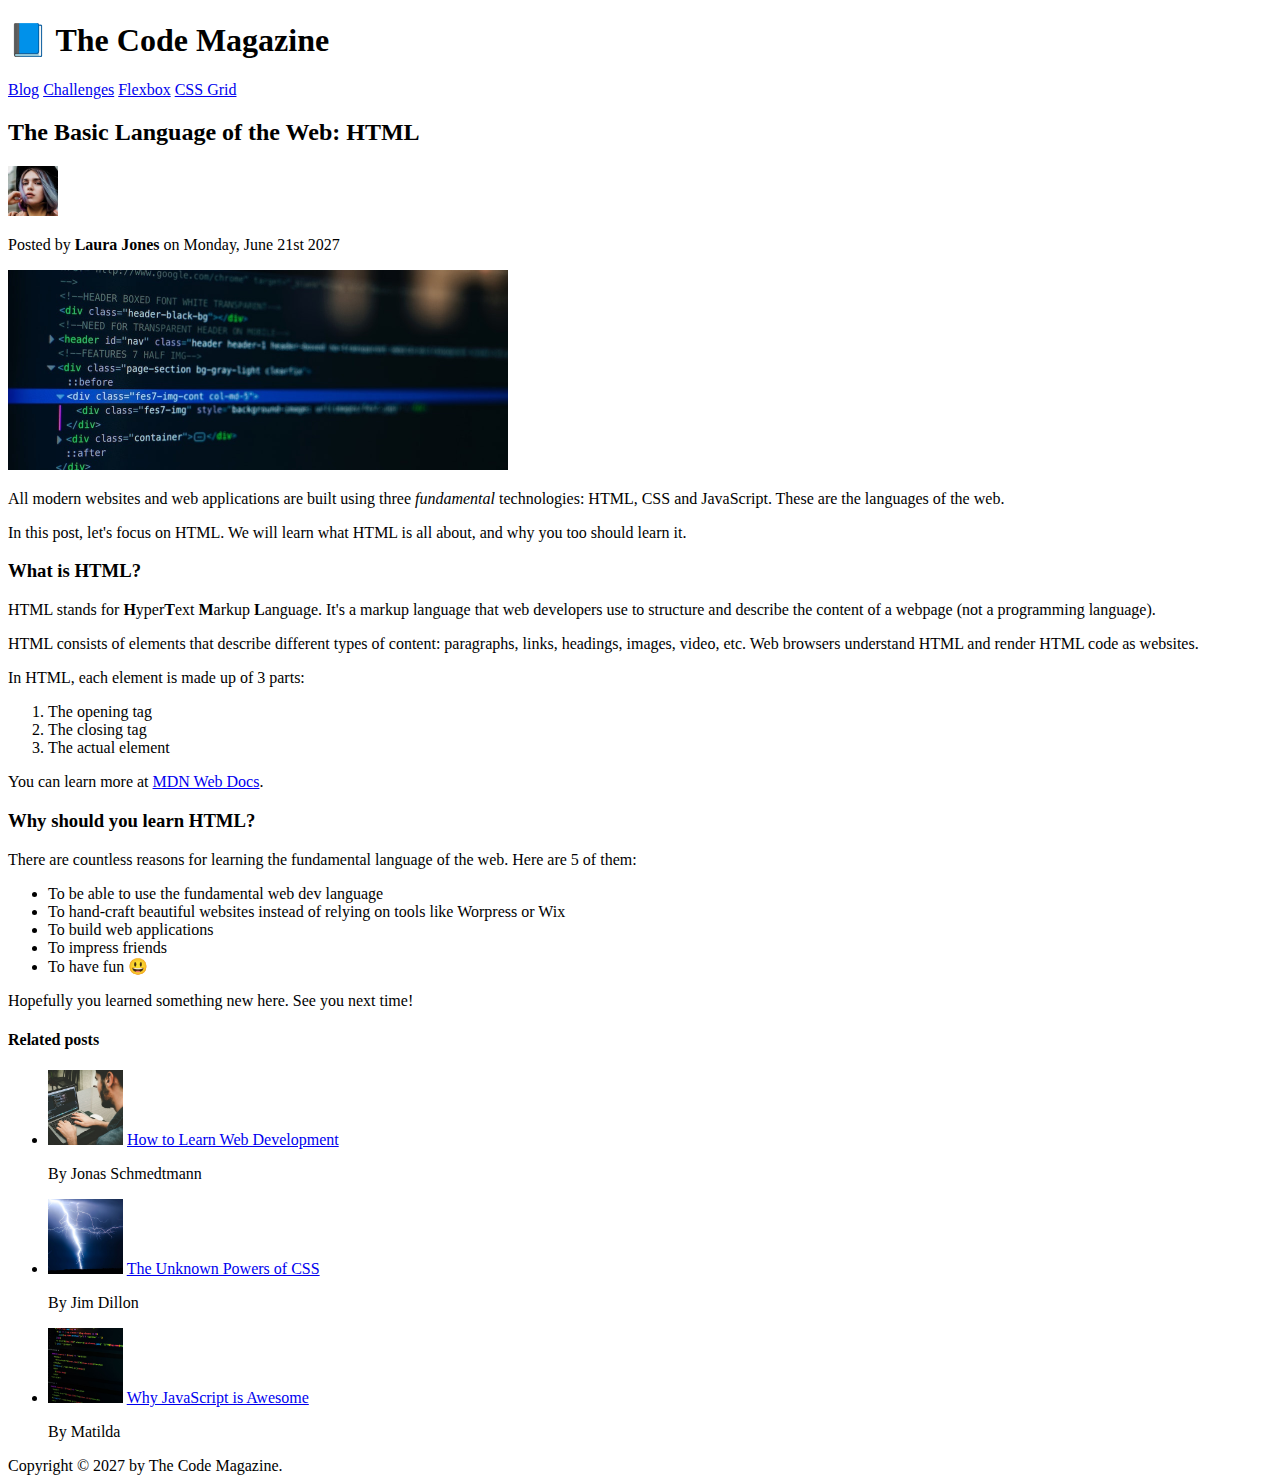
<file: 02-HTML-Fundamentals/index.html>
<!DOCTYPE html>
<html lang="en">
  <head>
    <meta charset="UTF-8" />
    <title>The Basic Language of the Web: HTML</title>
  </head>

  <body>
    <header>
      <h1>📘 The Code Magazine</h1>

      <nav>
        <a href="blog.html">Blog</a>
        <a href="#">Challenges</a>
        <a href="#">Flexbox</a>
        <a href="#">CSS Grid</a>
      </nav>
    </header>

    <article>
      <header>
        <h2>The Basic Language of the Web: HTML</h2>

        <img
          src="img/laura-jones.jpg"
          alt="Headshot of Laura Jones"
          height="50"
          width="50"
        />

        <p>Posted by <strong>Laura Jones</strong> on Monday, June 21st 2027</p>

        <img
          src="img/post-img.jpg"
          alt="HTML code on a screen"
          width="500"
          height="200"
        />
      </header>

      <p>
        All modern websites and web applications are built using three
        <em>fundamental</em>
        technologies: HTML, CSS and JavaScript. These are the languages of the
        web.
      </p>

      <p>
        In this post, let's focus on HTML. We will learn what HTML is all about,
        and why you too should learn it.
      </p>

      <h3>What is HTML?</h3>
      <p>
        HTML stands for <strong>H</strong>yper<strong>T</strong>ext
        <strong>M</strong>arkup <strong>L</strong>anguage. It's a markup
        language that web developers use to structure and describe the content
        of a webpage (not a programming language).
      </p>
      <p>
        HTML consists of elements that describe different types of content:
        paragraphs, links, headings, images, video, etc. Web browsers understand
        HTML and render HTML code as websites.
      </p>
      <p>In HTML, each element is made up of 3 parts:</p>

      <ol>
        <li>The opening tag</li>
        <li>The closing tag</li>
        <li>The actual element</li>
      </ol>

      <p>
        You can learn more at
        <a
          href="https://developer.mozilla.org/en-US/docs/Web/HTML"
          target="_blank"
          >MDN Web Docs</a
        >.
      </p>

      <h3>Why should you learn HTML?</h3>

      <p>
        There are countless reasons for learning the fundamental language of the
        web. Here are 5 of them:
      </p>

      <ul>
        <li>To be able to use the fundamental web dev language</li>
        <li>
          To hand-craft beautiful websites instead of relying on tools like
          Worpress or Wix
        </li>
        <li>To build web applications</li>
        <li>To impress friends</li>
        <li>To have fun 😃</li>
      </ul>

      <p>Hopefully you learned something new here. See you next time!</p>
    </article>

    <aside>
      <h4>Related posts</h4>

      <ul>
        <li>
          <img
            src="img/related-1.jpg"
            alt="Person programming"
            width="75"
            width="75"
          />
          <a href="#">How to Learn Web Development</a>
          <p>By Jonas Schmedtmann</p>
        </li>
        <li>
          <img src="img/related-2.jpg" alt="Lightning" width="75" heigth="75" />
          <a href="#">The Unknown Powers of CSS</a>
          <p>By Jim Dillon</p>
        </li>
        <li>
          <img
            src="img/related-3.jpg"
            alt="JavaScript code on a screen"
            width="75"
            height="75"
          />
          <a href="#">Why JavaScript is Awesome</a>
          <p>By Matilda</p>
        </li>
      </ul>
    </aside>

    <footer>Copyright &copy; 2027 by The Code Magazine.</footer>
  </body>
</html>
</file>
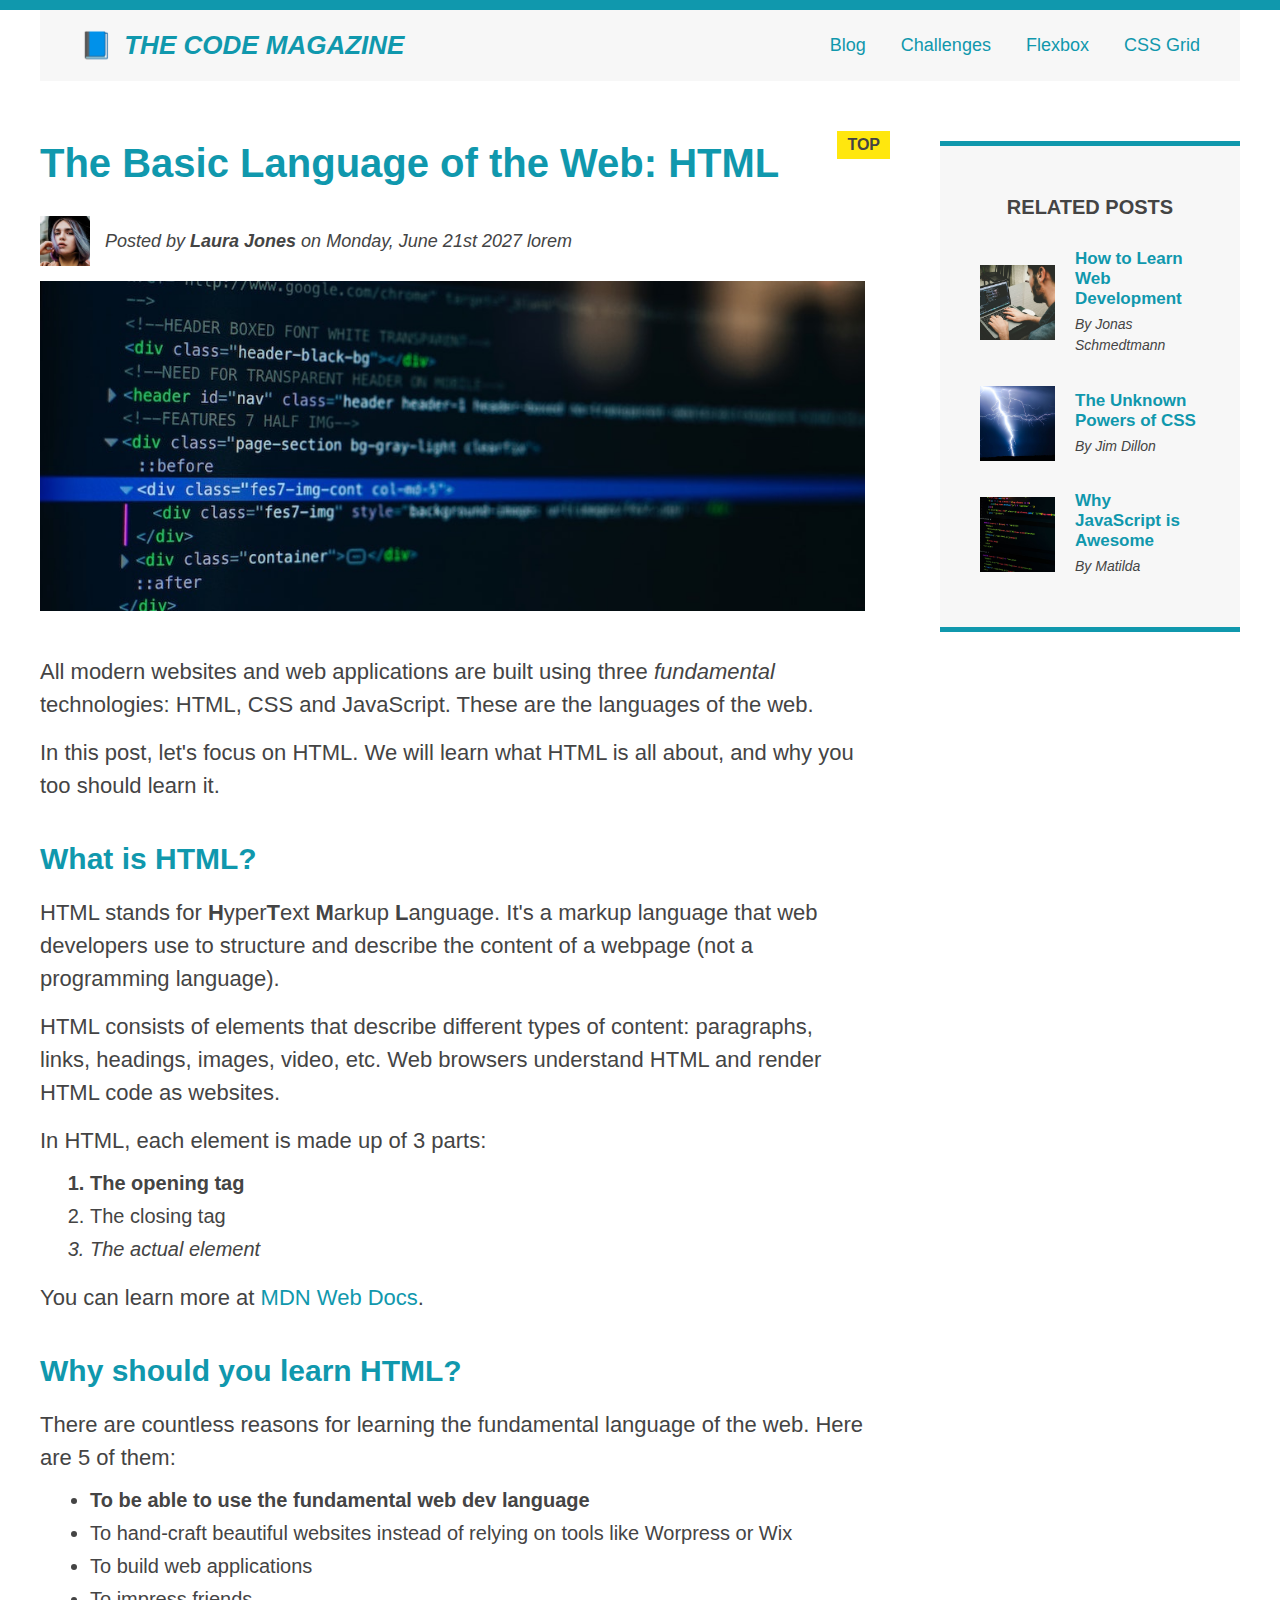
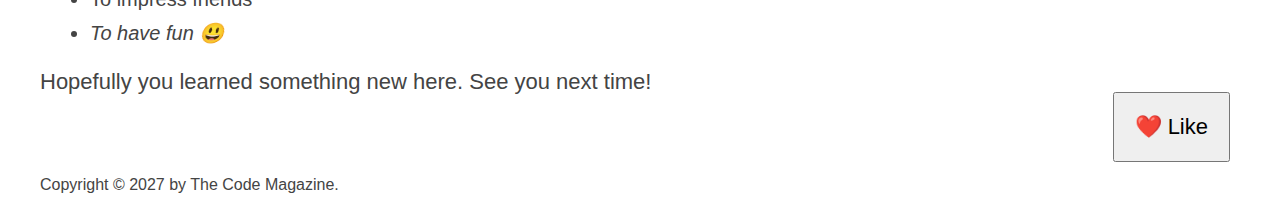
<file: 04-CSS-Layouts/index.html>
<!DOCTYPE html>
<html lang="en">
  <head>
    <meta charset="UTF-8" />
    <link href="style.css" rel="stylesheet" />

    <title>The Basic Language of the Web: HTML</title>
  </head>

  <body>
    <div class="container">
      <header class="main-header clearfix">
        <h1>📘 The Code Magazine</h1>

        <nav>
          <a href="blog.html">Blog</a>
          <a href="#">Challenges</a>
          <a href="flexbox.html">Flexbox</a>
          <a href="css-grid.html">CSS Grid</a>
        </nav>
      </header>

        <article>
          <header class="post-header">
            <h2>The Basic Language of the Web: HTML</h2>

            <div class="author-box">
              <img
                src="img/laura-jones.jpg"
                alt="Headshot of Laura Jones"
                height="50"
                width="50"
                class="author-image"
              />

              <p id="author" class="author">
                Posted by <strong>Laura Jones</strong> on Monday, June 21st 2027
                lorem
              </p>
            </div>

            <img
              src="img/post-img.jpg"
              alt="HTML code on a screen"
              width="500"
              height="200"
              class="post-img"
            />
            <button>❤️ Like</button>
          </header>

          <p>
            All modern websites and web applications are built using three
            <em>fundamental</em>
            technologies: HTML, CSS and JavaScript. These are the languages of
            the web.
          </p>

          <p>
            In this post, let's focus on HTML. We will learn what HTML is all
            about, and why you too should learn it.
          </p>

          <h3>What is HTML?</h3>
          <p>
            HTML stands for <strong>H</strong>yper<strong>T</strong>ext
            <strong>M</strong>arkup <strong>L</strong>anguage. It's a markup
            language that web developers use to structure and describe the
            content of a webpage (not a programming language).
          </p>
          <p>
            HTML consists of elements that describe different types of content:
            paragraphs, links, headings, images, video, etc. Web browsers
            understand HTML and render HTML code as websites.
          </p>
          <p>In HTML, each element is made up of 3 parts:</p>

          <ol>
            <li class="first-li">The opening tag</li>
            <li>The closing tag</li>
            <li>The actual element</li>
          </ol>

          <p>
            You can learn more at
            <a
              href="https://developer.mozilla.org/en-US/docs/Web/HTML"
              target="_blank"
              >MDN Web Docs</a
            >.
          </p>

          <h3>Why should you learn HTML?</h3>

          <p>
            There are countless reasons for learning the fundamental language of
            the web. Here are 5 of them:
          </p>

          <ul>
            <li class="first-li">
              To be able to use the fundamental web dev language
            </li>
            <li>
              To hand-craft beautiful websites instead of relying on tools like
              Worpress or Wix
            </li>
            <li>To build web applications</li>
            <li>To impress friends</li>
            <li>To have fun 😃</li>
          </ul>

          <p>Hopefully you learned something new here. See you next time!</p>
        </article>

        <aside>
          <h4>Related posts</h4>

          <ul class="related">
            <li class="related-post">
              <img
                src="img/related-1.jpg"
                alt="Person programming"
                width="75"
                height="75"
              />
              <div>
                <a href="#" class="related-link"
                  >How to Learn Web Development</a
                >
                <p class="related-author">By Jonas Schmedtmann</p>
              </div>
            </li>
            <li class="related-post">
              <img
                src="img/related-2.jpg"
                alt="Lightning"
                width="75"
                height="75"
              />
              <div>
                <a href="#" class="related-link">The Unknown Powers of CSS</a>
                <p class="related-author">By Jim Dillon</p>
              </div>
            </li>
            <li class="related-post">
              <img
                src="img/related-3.jpg"
                alt="JavaScript code on a screen"
                width="75"
                height="75"
              />
              <div>
                <a href="#" class="related-link">Why JavaScript is Awesome</a>
                <p class="related-author">By Matilda</p>
              </div>
            </li>
          </ul>
        </aside>
      <footer>
        <p id="copyright" class="copyright text">
          Copyright &copy; 2027 by The Code Magazine.
        </p>
      </footer>
    </div>
  </body>
</html>
</file>
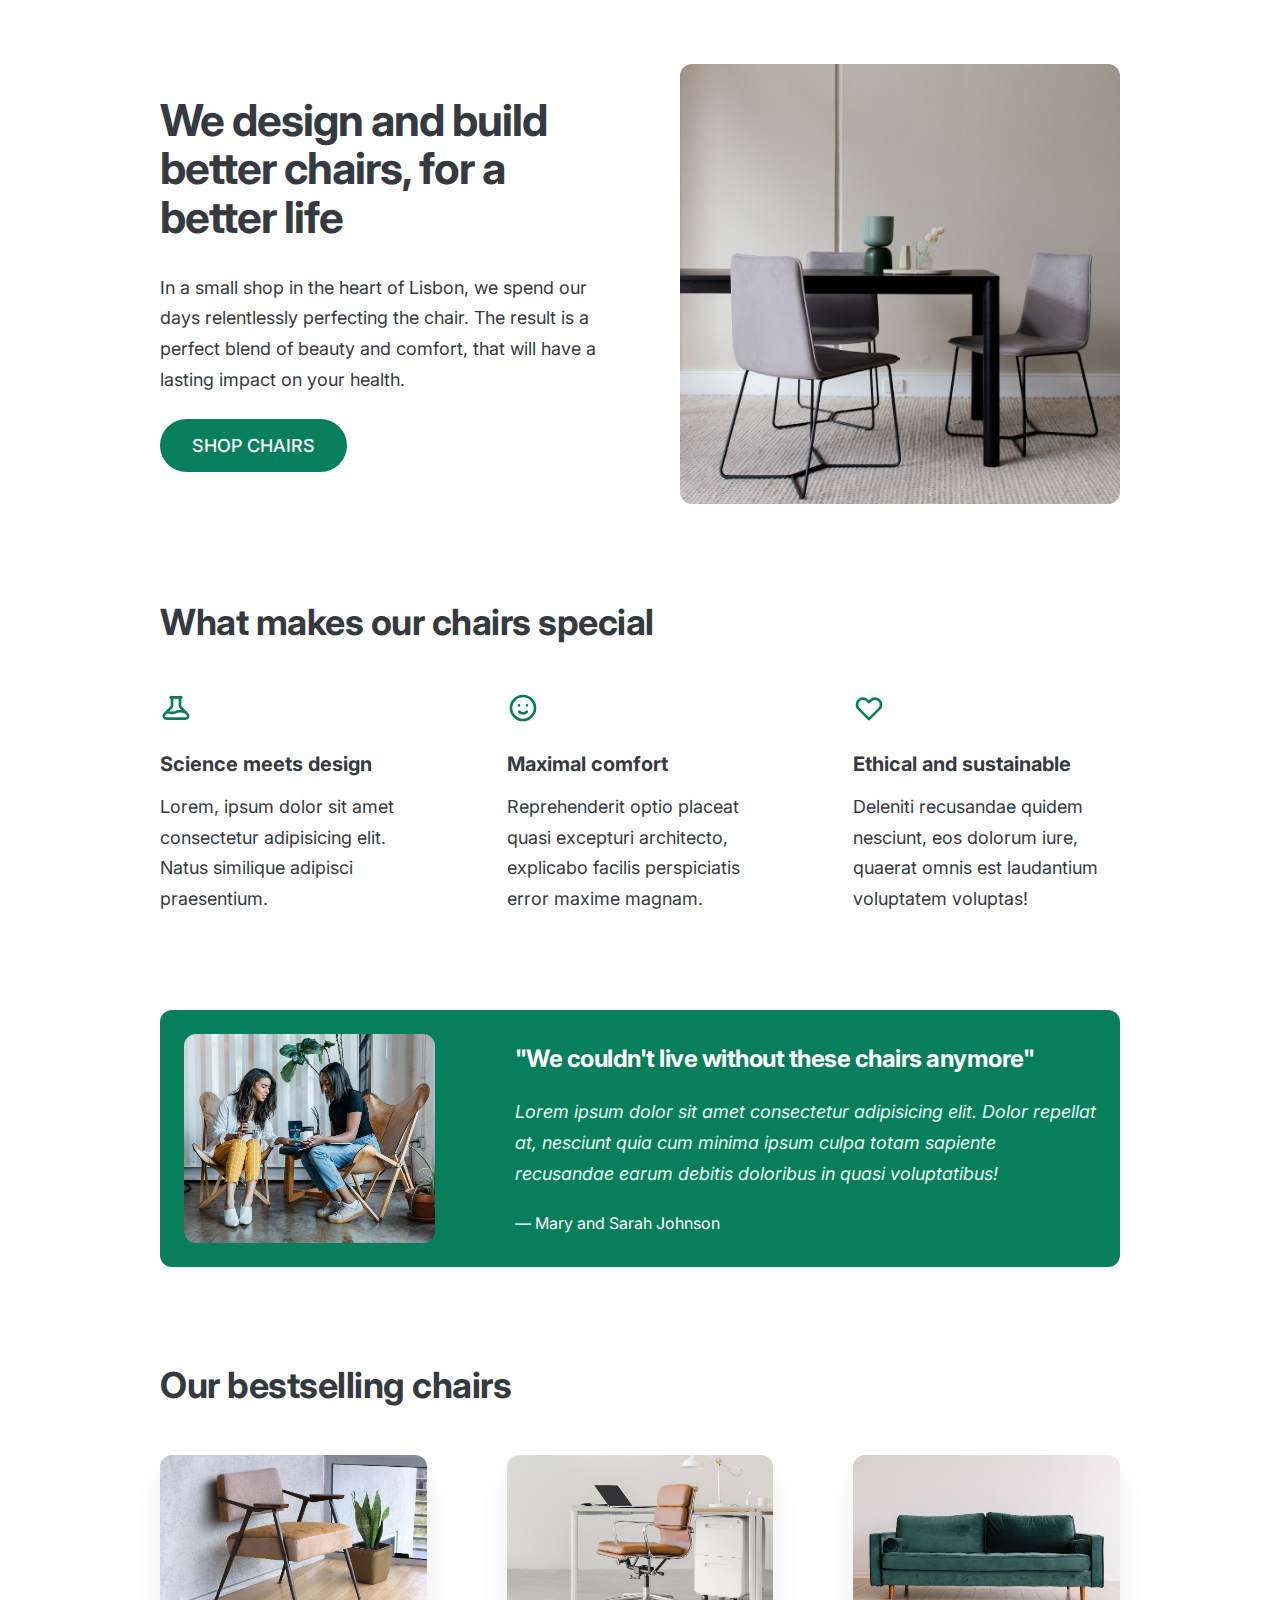
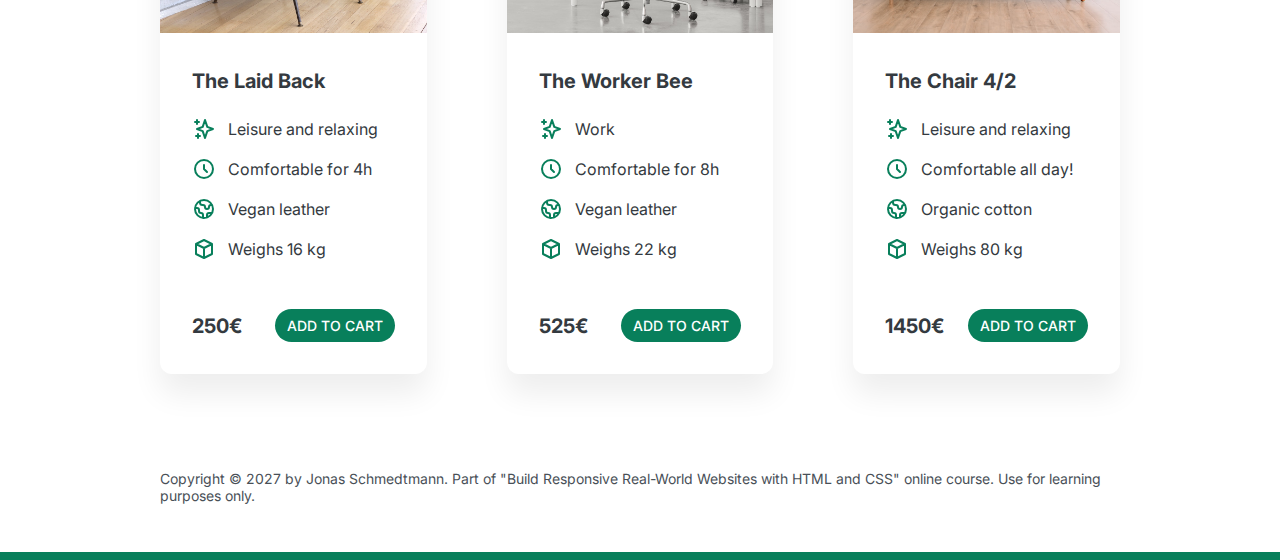
<file: 05-Design/index.html>
<!DOCTYPE html>
<html lang="en">
  <head>
    <meta charset="UTF-8" />
    <meta http-equiv="X-UA-Compatible" content="IE=edge" />
    <meta name="viewport" content="width=device-width, initial-scale=1.0" />
    <title>Lisbon Chair Shop</title>
    <link rel="preconnect" href="https://fonts.googleapis.com" />
    <link rel="preconnect" href="https://fonts.gstatic.com" crossorigin />
    <link
      href="https://fonts.googleapis.com/css2?family=Inter:wght@400;500;700&display=swap"
      rel="stylesheet"
    />
    <link rel="stylesheet" href="style.css" />
  </head>
  <body>
    <div class="container">
      <header>
        <div class="header-text-box">
          <h1>We design and build better chairs, for a better life</h1>
          <p class="header-text">
            In a small shop in the heart of Lisbon, we spend our days
            relentlessly perfecting the chair. The result is a perfect blend of
            beauty and comfort, that will have a lasting impact on your health.
          </p>
          <a class="btn btn--big" href="#">Shop chairs</a>
        </div>
        <img src="hero.jpg" alt="Photo" />
      </header>

      <section>
        <h2>What makes our chairs special</h2>
        <div class="grid-3-cols">
          <div>
            <svg
              xmlns="http://www.w3.org/2000/svg"
              class="features-icon"
              fill="none"
              viewBox="0 0 24 24"
              stroke="currentColor"
            >
              <path
                stroke-linecap="round"
                stroke-linejoin="round"
                stroke-width="2"
                d="M19.428 15.428a2 2 0 00-1.022-.547l-2.387-.477a6 6 0 00-3.86.517l-.318.158a6 6 0 01-3.86.517L6.05 15.21a2 2 0 00-1.806.547M8 4h8l-1 1v5.172a2 2 0 00.586 1.414l5 5c1.26 1.26.367 3.414-1.415 3.414H4.828c-1.782 0-2.674-2.154-1.414-3.414l5-5A2 2 0 009 10.172V5L8 4z"
              />
            </svg>
            <p class="features-title"><strong>Science meets design</strong></p>
            <p class="features-text">
              Lorem, ipsum dolor sit amet consectetur adipisicing elit. Natus
              similique adipisci praesentium.
            </p>
          </div>

          <div>
            <svg
              xmlns="http://www.w3.org/2000/svg"
              class="features-icon"
              fill="none"
              viewBox="0 0 24 24"
              stroke="currentColor"
            >
              <path
                stroke-linecap="round"
                stroke-linejoin="round"
                stroke-width="2"
                d="M14.828 14.828a4 4 0 01-5.656 0M9 10h.01M15 10h.01M21 12a9 9 0 11-18 0 9 9 0 0118 0z"
              />
            </svg>
            <p class="features-title">
              <strong>Maximal comfort</strong>
            </p>
            <p class="features-text">
              Reprehenderit optio placeat quasi excepturi architecto, explicabo
              facilis perspiciatis error maxime magnam.
            </p>
          </div>

          <div>
            <svg
              xmlns="http://www.w3.org/2000/svg"
              class="features-icon"
              fill="none"
              viewBox="0 0 24 24"
              stroke="currentColor"
            >
              <path
                stroke-linecap="round"
                stroke-linejoin="round"
                stroke-width="2"
                d="M4.318 6.318a4.5 4.5 0 000 6.364L12 20.364l7.682-7.682a4.5 4.5 0 00-6.364-6.364L12 7.636l-1.318-1.318a4.5 4.5 0 00-6.364 0z"
              />
            </svg>
            <p class="features-title">
              <strong>Ethical and sustainable</strong>
            </p>
            <p class="features-text">
              Deleniti recusandae quidem nesciunt, eos dolorum iure, quaerat
              omnis est laudantium voluptatem voluptas!
            </p>
          </div>
        </div>
      </section>

      <section class="testimonial-section">
        <div class="grid-3-cols">
          <img src="customers.jpg" alt="People sitting on chairs" />
          <div class="testimonial-box">
            <h2>"We couldn't live without these chairs anymore"</h2>
            <blockquote class="testimonial-text">
              Lorem ipsum dolor sit amet consectetur adipisicing elit. Dolor
              repellat at, nesciunt quia cum minima ipsum culpa totam sapiente
              recusandae earum debitis doloribus in quasi voluptatibus!
            </blockquote>
            <p class="testimonial-author">&mdash; Mary and Sarah Johnson</p>
          </div>
        </div>
      </section>

      <section>
        <h2>Our bestselling chairs</h2>
        <div class="grid-3-cols">
          <figure class="chair">
            <img src="chair-1.jpg" alt="Chair" />
            <div class="chair-box">
              <h3>The Laid Back</h3>
              <ul class="chair-details">
                <li>
                  <svg
                    xmlns="http://www.w3.org/2000/svg"
                    class="chair-icon"
                    fill="none"
                    viewBox="0 0 24 24"
                    stroke="currentColor"
                  >
                    <path
                      stroke-linecap="round"
                      stroke-linejoin="round"
                      stroke-width="2"
                      d="M5 3v4M3 5h4M6 17v4m-2-2h4m5-16l2.286 6.857L21 12l-5.714 2.143L13 21l-2.286-6.857L5 12l5.714-2.143L13 3z"
                    />
                  </svg>
                  <!-- Span is a generic INLINE text element, it doesn't have any meaning. It's like a div element, but inline -->
                  <span>Leisure and relaxing</span>
                </li>
                <li>
                  <svg
                    xmlns="http://www.w3.org/2000/svg"
                    class="chair-icon"
                    fill="none"
                    viewBox="0 0 24 24"
                    stroke="currentColor"
                  >
                    <path
                      stroke-linecap="round"
                      stroke-linejoin="round"
                      stroke-width="2"
                      d="M12 8v4l3 3m6-3a9 9 0 11-18 0 9 9 0 0118 0z"
                    />
                  </svg>
                  <span>Comfortable for 4h</span>
                </li>
                <li>
                  <svg
                    xmlns="http://www.w3.org/2000/svg"
                    class="chair-icon"
                    fill="none"
                    viewBox="0 0 24 24"
                    stroke="currentColor"
                  >
                    <path
                      stroke-linecap="round"
                      stroke-linejoin="round"
                      stroke-width="2"
                      d="M3.055 11H5a2 2 0 012 2v1a2 2 0 002 2 2 2 0 012 2v2.945M8 3.935V5.5A2.5 2.5 0 0010.5 8h.5a2 2 0 012 2 2 2 0 104 0 2 2 0 012-2h1.064M15 20.488V18a2 2 0 012-2h3.064M21 12a9 9 0 11-18 0 9 9 0 0118 0z"
                    />
                  </svg>
                  <span>Vegan leather</span>
                </li>
                <li>
                  <svg
                    xmlns="http://www.w3.org/2000/svg"
                    class="chair-icon"
                    fill="none"
                    viewBox="0 0 24 24"
                    stroke="currentColor"
                  >
                    <path
                      stroke-linecap="round"
                      stroke-linejoin="round"
                      stroke-width="2"
                      d="M20 7l-8-4-8 4m16 0l-8 4m8-4v10l-8 4m0-10L4 7m8 4v10M4 7v10l8 4"
                    />
                  </svg>
                  <span>Weighs 16 kg</span>
                </li>
              </ul>
              <div class="chair-price">
                <strong>250€</strong>
                <a href="#" class="btn btn--small">Add to cart</a>
              </div>
            </div>
          </figure>

          <figure class="chair">
            <img src="chair-2.jpg" alt="Chair" />
            <div class="chair-box">
              <h3>The Worker Bee</h3>
              <ul class="chair-details">
                <li>
                  <svg
                    xmlns="http://www.w3.org/2000/svg"
                    class="chair-icon"
                    fill="none"
                    viewBox="0 0 24 24"
                    stroke="currentColor"
                  >
                    <path
                      stroke-linecap="round"
                      stroke-linejoin="round"
                      stroke-width="2"
                      d="M5 3v4M3 5h4M6 17v4m-2-2h4m5-16l2.286 6.857L21 12l-5.714 2.143L13 21l-2.286-6.857L5 12l5.714-2.143L13 3z"
                    />
                  </svg>
                  <span>Work</span>
                </li>
                <li>
                  <svg
                    xmlns="http://www.w3.org/2000/svg"
                    class="chair-icon"
                    fill="none"
                    viewBox="0 0 24 24"
                    stroke="currentColor"
                  >
                    <path
                      stroke-linecap="round"
                      stroke-linejoin="round"
                      stroke-width="2"
                      d="M12 8v4l3 3m6-3a9 9 0 11-18 0 9 9 0 0118 0z"
                    />
                  </svg>
                  <span>Comfortable for 8h</span>
                </li>
                <li>
                  <svg
                    xmlns="http://www.w3.org/2000/svg"
                    class="chair-icon"
                    fill="none"
                    viewBox="0 0 24 24"
                    stroke="currentColor"
                  >
                    <path
                      stroke-linecap="round"
                      stroke-linejoin="round"
                      stroke-width="2"
                      d="M3.055 11H5a2 2 0 012 2v1a2 2 0 002 2 2 2 0 012 2v2.945M8 3.935V5.5A2.5 2.5 0 0010.5 8h.5a2 2 0 012 2 2 2 0 104 0 2 2 0 012-2h1.064M15 20.488V18a2 2 0 012-2h3.064M21 12a9 9 0 11-18 0 9 9 0 0118 0z"
                    />
                  </svg>
                  <span>Vegan leather</span>
                </li>
                <li>
                  <svg
                    xmlns="http://www.w3.org/2000/svg"
                    class="chair-icon"
                    fill="none"
                    viewBox="0 0 24 24"
                    stroke="currentColor"
                  >
                    <path
                      stroke-linecap="round"
                      stroke-linejoin="round"
                      stroke-width="2"
                      d="M20 7l-8-4-8 4m16 0l-8 4m8-4v10l-8 4m0-10L4 7m8 4v10M4 7v10l8 4"
                    />
                  </svg>
                  <span>Weighs 22 kg</span>
                </li>
              </ul>
              <div class="chair-price">
                <strong>525€</strong>
                <a href="#" class="btn btn--small">Add to cart</a>
              </div>
            </div>
          </figure>

          <figure class="chair">
            <img src="chair-3.jpg" alt="Chair" />
            <div class="chair-box">
              <h3>The Chair 4/2</h3>
              <ul class="chair-details">
                <li>
                  <svg
                    xmlns="http://www.w3.org/2000/svg"
                    class="chair-icon"
                    fill="none"
                    viewBox="0 0 24 24"
                    stroke="currentColor"
                  >
                    <path
                      stroke-linecap="round"
                      stroke-linejoin="round"
                      stroke-width="2"
                      d="M5 3v4M3 5h4M6 17v4m-2-2h4m5-16l2.286 6.857L21 12l-5.714 2.143L13 21l-2.286-6.857L5 12l5.714-2.143L13 3z"
                    />
                  </svg>
                  <span>Leisure and relaxing</span>
                </li>
                <li>
                  <svg
                    xmlns="http://www.w3.org/2000/svg"
                    class="chair-icon"
                    fill="none"
                    viewBox="0 0 24 24"
                    stroke="currentColor"
                  >
                    <path
                      stroke-linecap="round"
                      stroke-linejoin="round"
                      stroke-width="2"
                      d="M12 8v4l3 3m6-3a9 9 0 11-18 0 9 9 0 0118 0z"
                    />
                  </svg>
                  <span>Comfortable all day!</span>
                </li>
                <li>
                  <svg
                    xmlns="http://www.w3.org/2000/svg"
                    class="chair-icon"
                    fill="none"
                    viewBox="0 0 24 24"
                    stroke="currentColor"
                  >
                    <path
                      stroke-linecap="round"
                      stroke-linejoin="round"
                      stroke-width="2"
                      d="M3.055 11H5a2 2 0 012 2v1a2 2 0 002 2 2 2 0 012 2v2.945M8 3.935V5.5A2.5 2.5 0 0010.5 8h.5a2 2 0 012 2 2 2 0 104 0 2 2 0 012-2h1.064M15 20.488V18a2 2 0 012-2h3.064M21 12a9 9 0 11-18 0 9 9 0 0118 0z"
                    />
                  </svg>
                  <span>Organic cotton</span>
                </li>
                <li>
                  <svg
                    xmlns="http://www.w3.org/2000/svg"
                    class="chair-icon"
                    fill="none"
                    viewBox="0 0 24 24"
                    stroke="currentColor"
                  >
                    <path
                      stroke-linecap="round"
                      stroke-linejoin="round"
                      stroke-width="2"
                      d="M20 7l-8-4-8 4m16 0l-8 4m8-4v10l-8 4m0-10L4 7m8 4v10M4 7v10l8 4"
                    />
                  </svg>
                  <span>Weighs 80 kg</span>
                </li>
              </ul>
              <div class="chair-price">
                <strong>1450€</strong>
                <a href="#" class="btn btn--small">Add to cart</a>
              </div>
            </div>
          </figure>
        </div>
      </section>

      <footer>
        Copyright &copy; 2027 by Jonas Schmedtmann. Part of "Build Responsive
        Real-World Websites with HTML and CSS" online course. Use for learning
        purposes only.
      </footer>
    </div>
  </body>
</html>
</file>
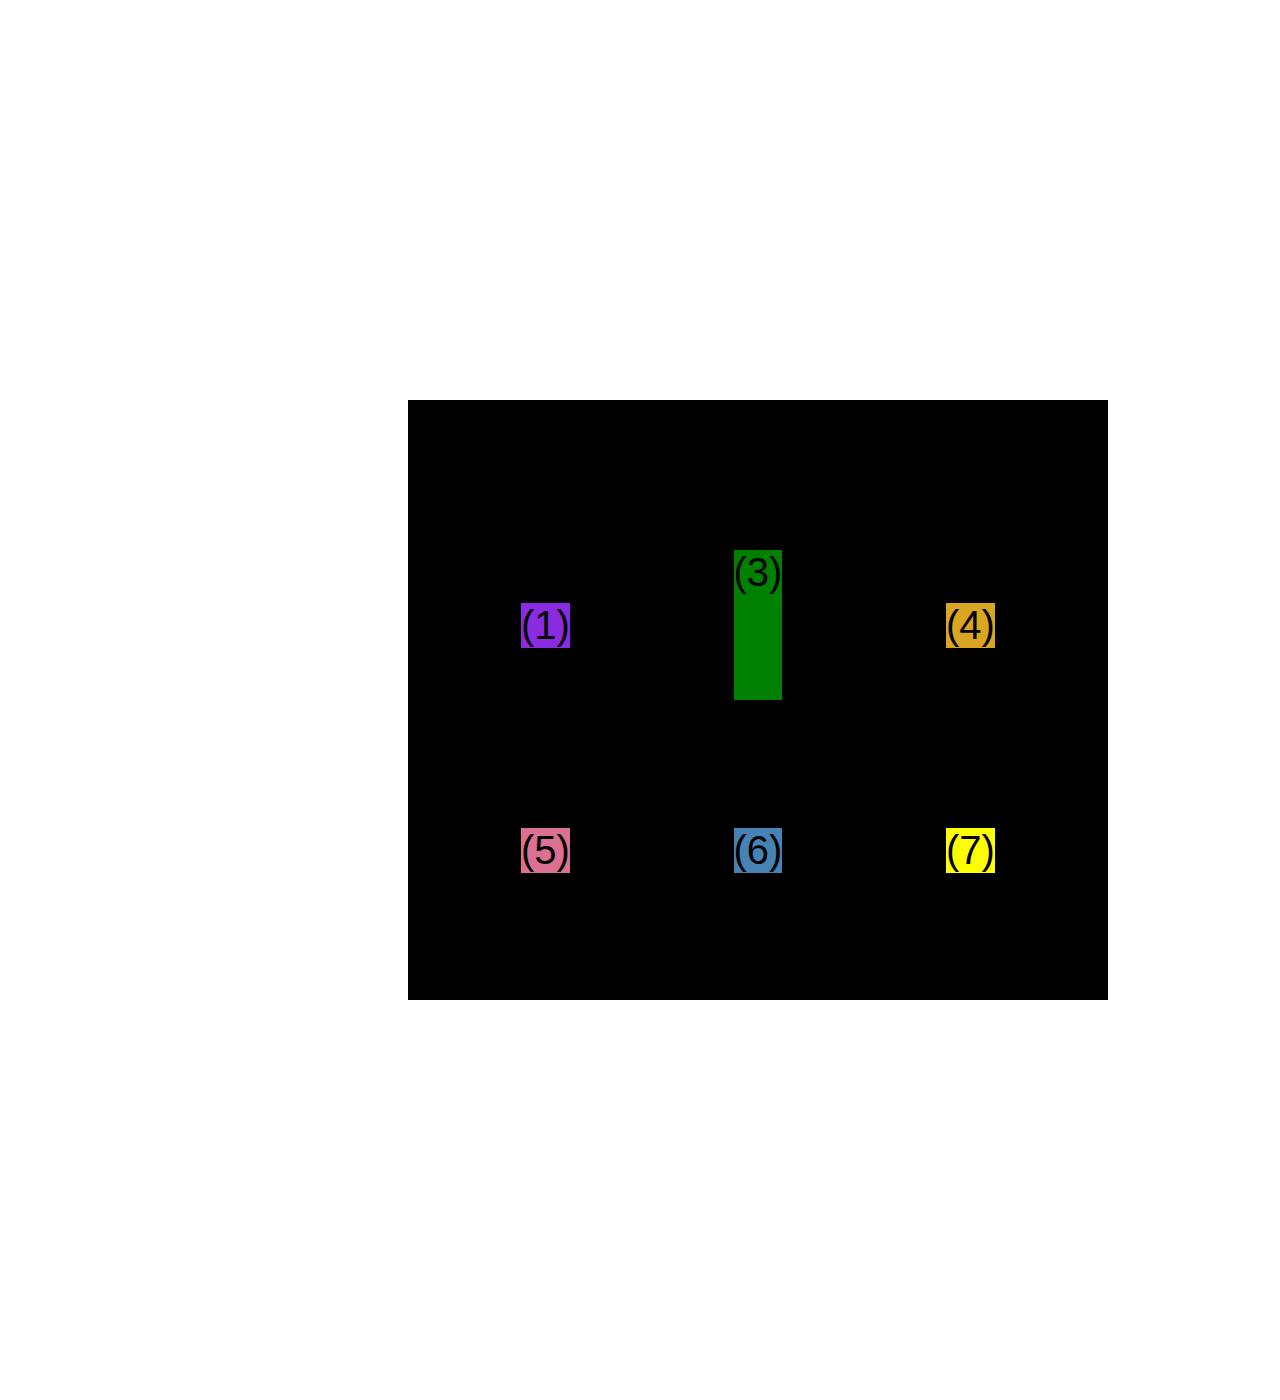
<file: 04-CSS-Layouts/css-grid.html>
<!DOCTYPE html>
<html lang="en">
  <head>
    <meta charset="UTF-8" />
    <meta http-equiv="X-UA-Compatible" content="IE=edge" />
    <meta name="viewport" content="width=device-width, initial-scale=1.0" />
    <title>CSS Grid</title>
    <style>
      .el--1 {
        background-color: blueviolet;
      }
      .el--2 {
        background-color: orangered;
      }
      .el--3 {
        background-color: green;
        height: 150px;
      }
      .el--4 {
        background-color: goldenrod;
      }
      .el--5 {
        background-color: palevioletred;
      }
      .el--6 {
        background-color: steelblue;
      }
      .el--7 {
        background-color: yellow;
      }
      .el--8 {
        background-color: crimson;
      }

      .container--1 {
        /* STARTER */
        font-family: sans-serif;
        background-color: #ddd;
        font-size: 40px;
        margin: 40px;

        /* CSS GRID */
        display: grid;
        grid-template-columns: repeat(4, 1fr);
        grid-template-rows: 1fr 1fr;

        column-gap: 20px;
        row-gap: 40px;

        display: none;

      }

      .container--2 {
        /* STARTER */
        font-family: sans-serif;
        background-color: black;
        font-size: 40px;
        margin: 400px;

        width: 700px;
        height: 600px;

        /* CSS GRID */
        display: grid;
        grid-template-columns: 125px 200px 125px;
        grid-template-rows: 250px 100px;
        gap: 50px;

        justify-content: center;

        align-content: center;

        align-items: center;

        justify-items: center;
      }
    </style>
  </head>
  <body>
    <div class="container--1">
      <div class="el el--1">(1) HTML</div>
      <div class="el el--2">(2) and</div>
      <div class="el el--3">(3) CSS</div>
      <div class="el el--4">(4) are</div>
      <div class="el el--5">(5) amazing</div>
      <div class="el el--6">(6) languages</div>
      <div class="el el--7">(7) to</div>
      <div class="el el--8">(8) learn</div>
    </div>

    <div class="container--2">
      <div class="el el--1">(1)</div>
      <div class="el el--3">(3)</div>
      <div class="el el--4">(4)</div>
      <div class="el el--5">(5)</div>
      <div class="el el--6">(6)</div>
      <div class="el el--7">(7)</div>
    </div>
  </body>
</html>
</file>
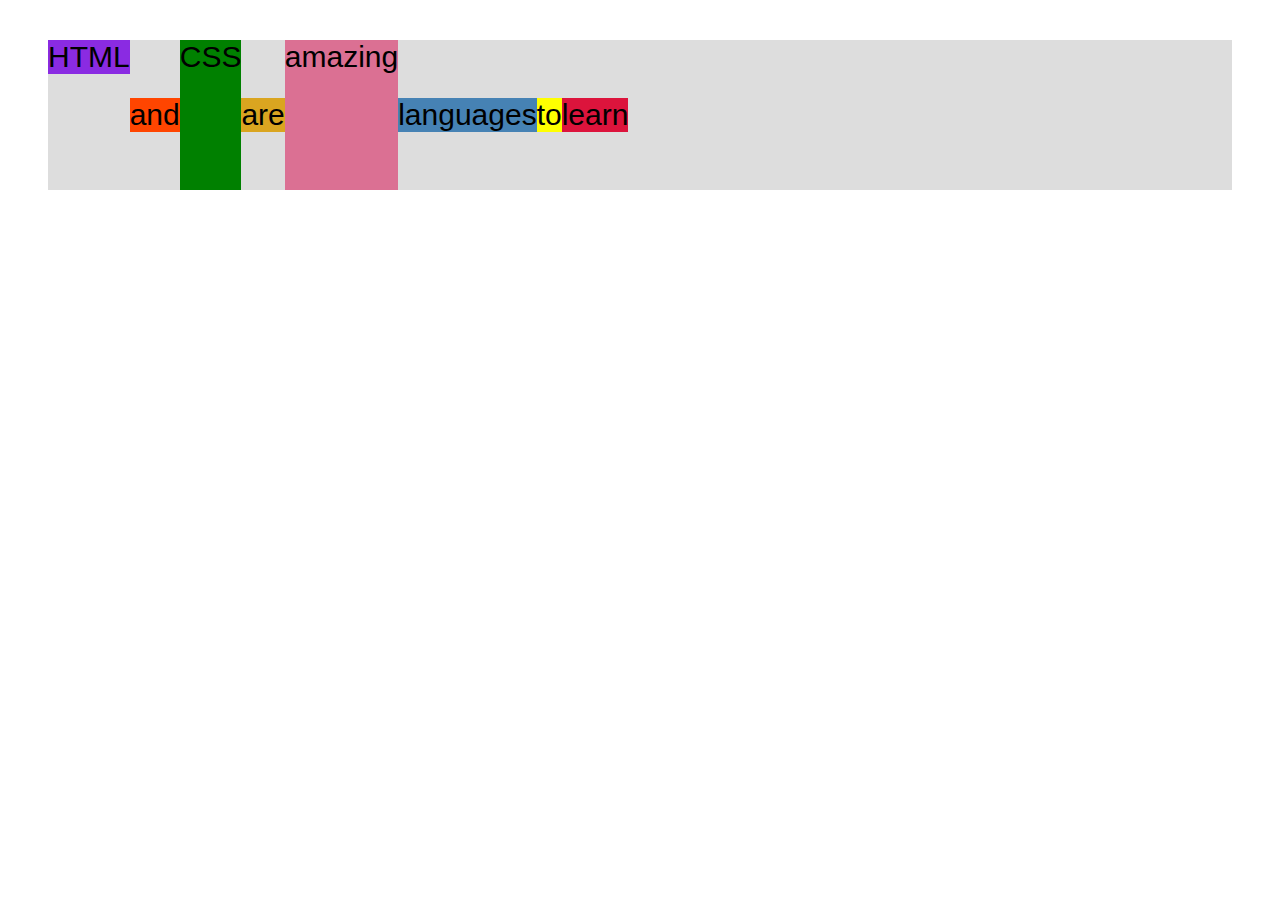
<file: 04-CSS-Layouts/flexbox.html>
<!DOCTYPE html>
<html lang="en">
  <head>
    <meta charset="UTF-8" />
    <meta http-equiv="X-UA-Compatible" content="IE=edge" />
    <meta name="viewport" content="width=device-width, initial-scale=1.0" />
    <title>Flexbox</title>
    <style>
      .el--1 {
        background-color: blueviolet;
      }
      .el--2 {
        background-color: orangered;
      }
      .el--3 {
        background-color: green;
        height: 150px;
      }
      .el--4 {
        background-color: goldenrod;
      }
      .el--5 {
        background-color: palevioletred;
      }
      .el--6 {
        background-color: steelblue;
      }
      .el--7 {
        background-color: yellow;
      }
      .el--8 {
        background-color: crimson;
      }

      .container {
        /* STARTER */
        font-family: sans-serif;
        background-color: #ddd;
        font-size: 30px;
        margin: 40px;

        /* FLEXBOX */
        display: flex;
        align-items: center;
        justify-content: flex-start;
      }

      .el--1 {
        align-self: flex-start;
      }

      .el--5 {
        align-self: stretch;
      }
    </style>
  </head>
  <body>
    <div class="container">
      <div class="el el--1">HTML</div>
      <div class="el el--2">and</div>
      <div class="el el--3">CSS</div>
      <div class="el el--4">are</div>
      <div class="el el--5">amazing</div>
      <div class="el el--6">languages</div>
      <div class="el el--7">to</div>
      <div class="el el--8">learn</div>
    </div>
  </body>
</html>
</file>
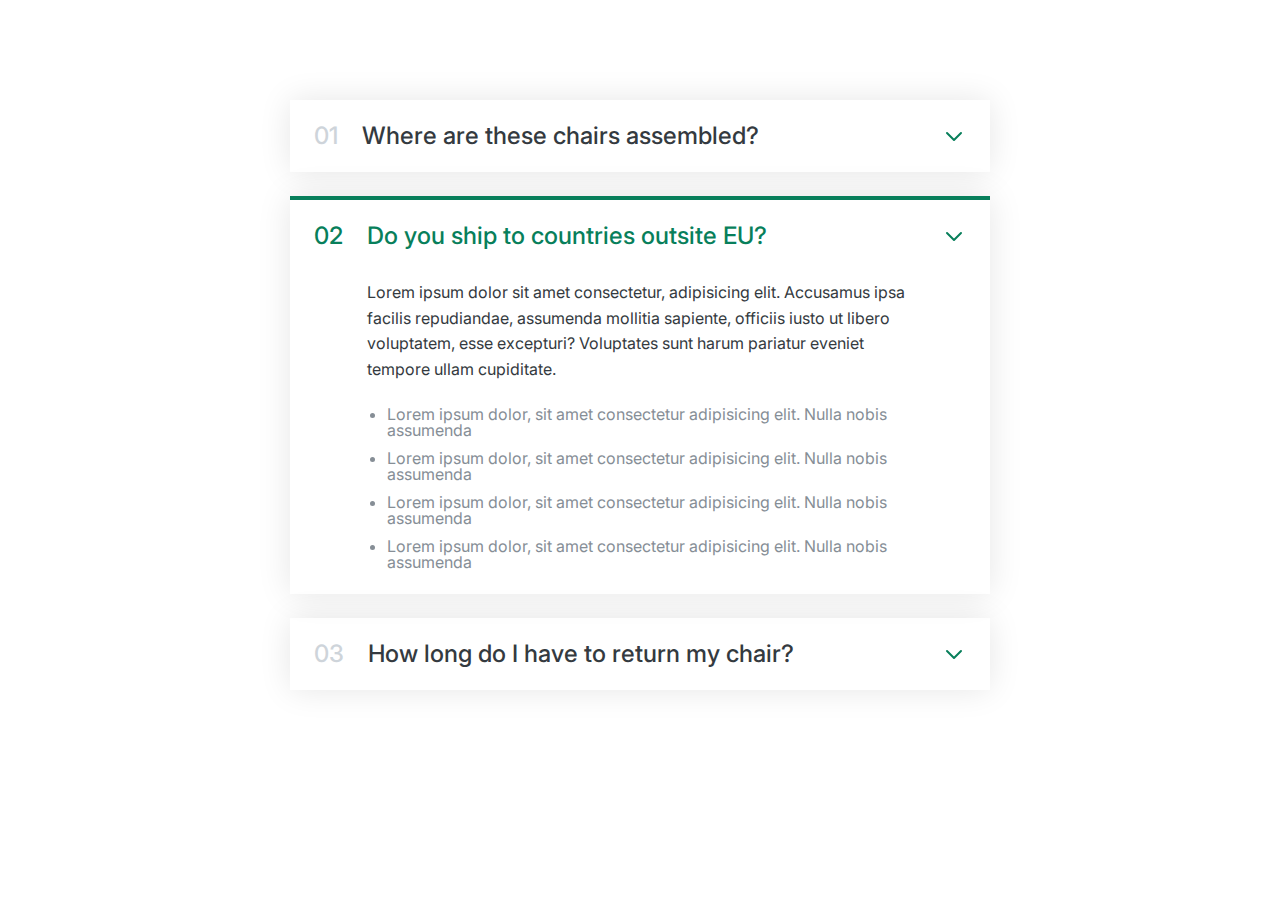
<file: 06-Components/01-accordion.html>
<!DOCTYPE html>
<html lang="en">
  <head>
    <meta charset="UTF-8" />
    <meta http-equiv="X-UA-Compatible" content="IE=edge" />
    <meta name="viewport" content="width=device-width, initial-scale=1.0" />
    <title>Accordion Component</title>
    <link rel="preconnect" href="https://fonts.googleapis.com" />
    <link rel="preconnect" href="https://fonts.gstatic.com" crossorigin />
    <link
      href="https://fonts.googleapis.com/css2?family=Inter:wght@400;500;700&display=swap"
      rel="stylesheet"
    />
    <style>
      /*
        SPACING SYSTEM (px)
        2 / 4 / 8 / 12 / 16 / 24 / 32 / 48 / 64 / 80 / 96 / 128

        FONT SIZE SYSTEM (px)
        10 / 12 / 14 / 16 / 18 / 20 / 24 / 30 / 36 / 44 / 52 / 62 / 74 / 86 / 98
        */

      /* MAIN COLOR: #087f5b 
        GREY COLOR: #343a40
        */

        * {
            margin: 0;
            padding: 0;
            box-sizing: border-box;
        }

        /* ------------------------ */
        /* GENERAL STYLES */
        /* ------------------------ */
        body {
            font-family: "Inter", sans-serif;
            color: #343a40;
            line-height: 1;

        }

        .accordion {
            width: 700px;
            margin: 100px auto;

            display: flex;
            flex-direction: column;
            gap: 24px;
        }

        .item {
            box-shadow: 0 0 32px rgba(0, 0, 0, 0.1);
            padding: 24px;

            display: grid;
            grid-template-columns: auto 1fr auto;
            column-gap: 24px;
            row-gap: 32px;
            align-items: center;
        }

        .number, .text {
            font-size: 24px;
            font-weight: 500;
            /* color: #087f5b; */
        }

        .number {
            color: #ced4da;
        }

        .text {
           
        }

        .icon {
            width: 24px;
            height: 24px;
            stroke: #087f5b;
            
        }

        .hidden-box {
            grid-column: 2;
            display: none;
        }

        .hidden-box p {
            line-height: 1.6;
            margin-bottom: 24px;
        }

        .hidden-box ul {
            color: #868e96;
            margin-left: 20px;

            display: flex;
            flex-direction: column;
            gap: 12px;
        }

        .open {
            border-top: 4px solid #087f5b;
        }

        .open .hidden-box {
            display: block;
        }

        .open .number,
        .open .text {
            color: #087f5b;
        }

    </style>
  </head>
  <body>
    <div class="accordion">
      <div class="item">
        <p class="number">01</p>
        <p class="text">Where are these chairs assembled?</p>
        <svg
          xmlns="http://www.w3.org/2000/svg"
          class="icon"
          fill="none"
          viewBox="0 0 24 24"
          stroke="currentColor"
        >
          <path
            stroke-linecap="round"
            stroke-linejoin="round"
            stroke-width="2"
            d="M19 9l-7 7-7-7"
          />
        </svg>
        <div class="hidden-box">
            <p>
                Lorem ipsum dolor sit amet consectetur, adipisicing elit. Accusamus
                ipsa facilis repudiandae, assumenda mollitia sapiente, officiis iusto
                ut libero voluptatem, esse excepturi? Voluptates sunt harum pariatur
                eveniet tempore ullam cupiditate.
            </p>
            <ul>
                <li>
                    Lorem ipsum dolor, sit amet consectetur adipisicing elit. Nulla
                    nobis assumenda
                </li>
                <li>
                    Lorem ipsum dolor, sit amet consectetur adipisicing elit. Nulla
                    nobis assumenda
                </li>
                <li>
                    Lorem ipsum dolor, sit amet consectetur adipisicing elit. Nulla
                    nobis assumenda
                </li>
                <li>
                    Lorem ipsum dolor, sit amet consectetur adipisicing elit. Nulla
                    nobis assumenda
                </li>
            </ul>
        </div>
      </div>

      <div class="item open">
        <p class="number">02</p>
        <p class="text">Do you ship to countries outsite EU?</p>
        <svg
          xmlns="http://www.w3.org/2000/svg"
          class="icon"
          fill="none"
          viewBox="0 0 24 24"
          stroke="currentColor"
        >
          <path
            stroke-linecap="round"
            stroke-linejoin="round"
            stroke-width="2"
            d="M19 9l-7 7-7-7"
          />
        </svg>
        <div class="hidden-box">
            <p>
                Lorem ipsum dolor sit amet consectetur, adipisicing elit. Accusamus
                ipsa facilis repudiandae, assumenda mollitia sapiente, officiis iusto
                ut libero voluptatem, esse excepturi? Voluptates sunt harum pariatur
                eveniet tempore ullam cupiditate.
            </p>
            <ul>
                <li>
                    Lorem ipsum dolor, sit amet consectetur adipisicing elit. Nulla
                    nobis assumenda
                </li>
                <li>
                    Lorem ipsum dolor, sit amet consectetur adipisicing elit. Nulla
                    nobis assumenda
                </li>
                <li>
                    Lorem ipsum dolor, sit amet consectetur adipisicing elit. Nulla
                    nobis assumenda
                </li>
                <li>
                    Lorem ipsum dolor, sit amet consectetur adipisicing elit. Nulla
                    nobis assumenda
                </li>
            </ul>
        </div>
      </div>

      <div class="item">
        <p class="number">03</p>
        <p class="text">How long do I have to return my chair?</p>
        <svg
          xmlns="http://www.w3.org/2000/svg"
          class="icon"
          fill="none"
          viewBox="0 0 24 24"
          stroke="currentColor"
        >
          <path
            stroke-linecap="round"
            stroke-linejoin="round"
            stroke-width="2"
            d="M19 9l-7 7-7-7"
          />
        </svg>
        <div class="hidden-box">
            <p>
                Lorem ipsum dolor sit amet consectetur, adipisicing elit. Accusamus
                ipsa facilis repudiandae, assumenda mollitia sapiente, officiis iusto
                ut libero voluptatem, esse excepturi? Voluptates sunt harum pariatur
                eveniet tempore ullam cupiditate.
            </p>
            <ul>
                <li>
                    Lorem ipsum dolor, sit amet consectetur adipisicing elit. Nulla
                    nobis assumenda
                </li>
                <li>
                    Lorem ipsum dolor, sit amet consectetur adipisicing elit. Nulla
                    nobis assumenda
                </li>
                <li>
                    Lorem ipsum dolor, sit amet consectetur adipisicing elit. Nulla
                    nobis assumenda
                </li>
                <li>
                    Lorem ipsum dolor, sit amet consectetur adipisicing elit. Nulla
                    nobis assumenda
                </li>
            </ul>
        </div>
      </div>
    </div>
  </body>
</html>
</file>
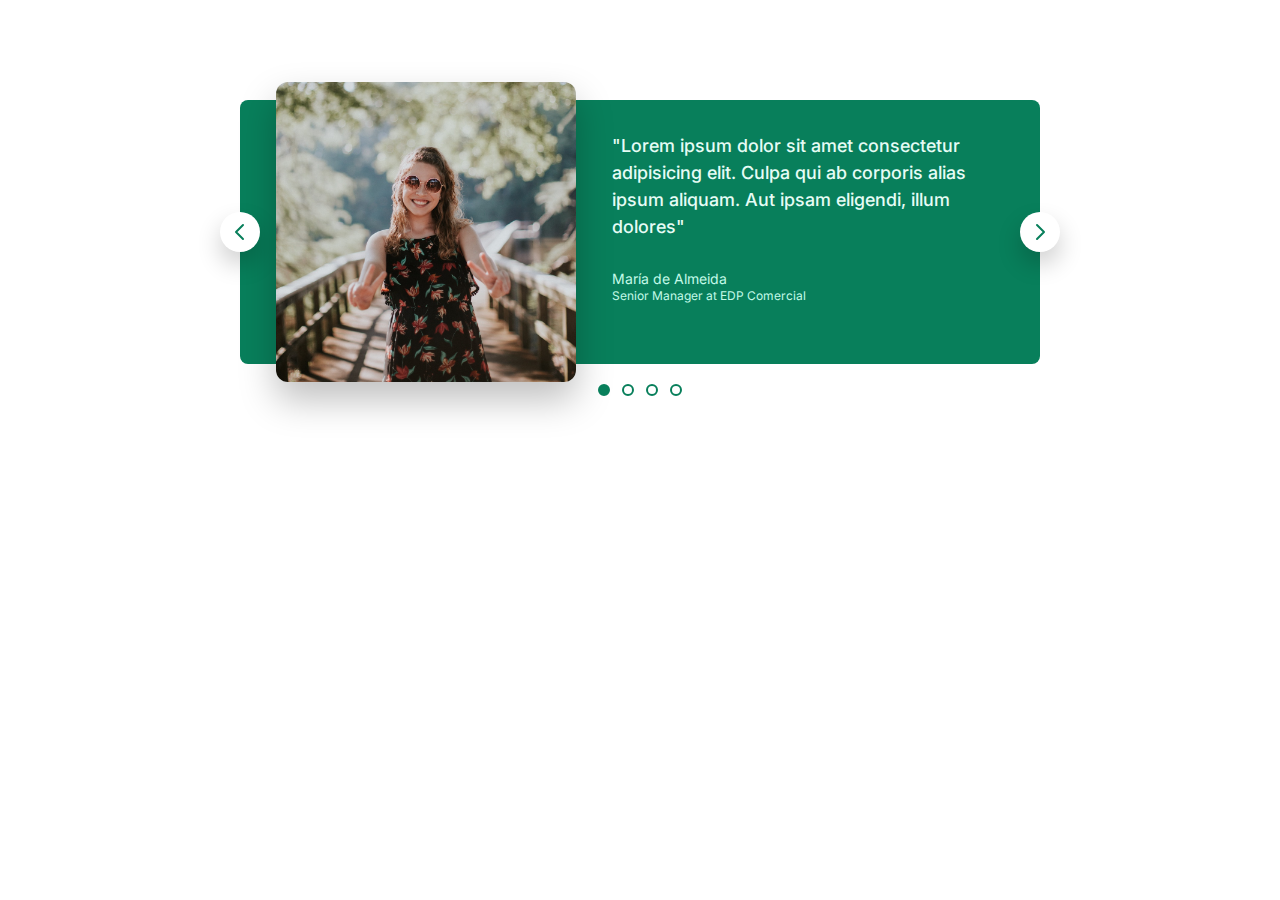
<file: 06-Components/02-carousel.html>
<!DOCTYPE html>
<html lang="en">
  <head>
    <meta charset="UTF-8" />
    <meta http-equiv="X-UA-Compatible" content="IE=edge" />
    <meta name="viewport" content="width=device-width, initial-scale=1.0" />
    <title>Accordion Component</title>
    <link rel="preconnect" href="https://fonts.googleapis.com" />
    <link rel="preconnect" href="https://fonts.gstatic.com" crossorigin />
    <link
      href="https://fonts.googleapis.com/css2?family=Inter:wght@400;500;700&display=swap"
      rel="stylesheet"
    />
    <style>
      /*
        SPACING SYSTEM (px)
        2 / 4 / 8 / 12 / 16 / 24 / 32 / 48 / 64 / 80 / 96 / 128

        FONT SIZE SYSTEM (px)
        10 / 12 / 14 / 16 / 18 / 20 / 24 / 30 / 36 / 44 / 52 / 62 / 74 / 86 / 98
        */

      /* MAIN COLOR: #087f5b 
        GREY COLOR: #343a40
        */

        * {
            margin: 0;
            padding: 0;
            box-sizing: border-box;
        }

        /* ------------------------ */
        /* GENERAL STYLES */
        /* ------------------------ */
        body {
            font-family: "Inter", sans-serif;
            color: #343a40;
            line-height: 1;
        }

        .carousel {
            width: 800px;
            margin: 100px auto;
            background-color: #087f5b ;
            padding: 32px 48px 32px 86px;
            border-radius: 8px;

            display: flex;
            gap: 86px;
            position: relative;
        }

        img {
            height: 200px;
            border-radius: 8px;
            transform: scale(1.5);
            box-shadow: 0 12px 24px rgba(0, 0, 0, 0.25);
        }

        .testimonial-text {
            font-size: 18px;
            font-weight: 500;
            line-height: 1.5;
            margin-bottom: 32px;
            color: #e6fcf5;
        }

        .testimonial-author {
            font-size: 14px;
            margin-bottom: 4px;
            color: #c3fae8;
        }

        .testimonial-job{
            font-size: 12px;
            color: #c3fae8;
        }

        .btn {
            background-color: #fff;
            border: none;
            height: 40px;
            width: 40px;
            position: absolute;
            border-radius: 50%;
            top: 50%;
            box-shadow: 0 12px 24px rgba(0, 0, 0, 0.2);

            display: flex;
            align-items: center;
            justify-content: center;

        }
        
        .btn-icon {
            height: 24px;
            width: 24px;
            color: #087f5b;
        }

        .btn-left {
            left: 0;
            transform: translate(-50%, -50%);

        }

        .btn-right {
            right: 0;
            transform: translate(50%, -50%);
        }

        .dots {
            position: absolute;
            left: 50%;
            bottom: 0;
            transform: translate(-50%, 32px);

            display: flex;
            gap: 12px;
        }

        .dot {
            height: 12px;
            width: 12px;
            background-color: #fff;
            border: 2px solid #087f5b;
            border-radius: 50%;
            cursor: pointer;
        }

        .dot-fill {
            background-color: #087f5b;
        }

    </style>
  </head>
  <body>
    <div class="carousel">
      <img src="maria.jpg" alt="Maria de Almeida" />
      <blockquote class="testimonial">
        <p class="testimonial-text">
          "Lorem ipsum dolor sit amet consectetur adipisicing elit. Culpa qui ab
          corporis alias ipsum aliquam. Aut ipsam eligendi, illum dolores"
        </p>
        <p class="testimonial-author">María de Almeida</p>
        <p class="testimonial-job">Senior Manager at EDP Comercial</p>
      </blockquote>

      <button class="btn btn-left ">
        <svg
          xmlns="http://www.w3.org/2000/svg"
          class=" btn-icon"
          fill="none"
          viewBox="0 0 24 24"
          stroke="currentColor"
        >
          <path
            stroke-linecap="round"
            stroke-linejoin="round"
            stroke-width="2"
            d="M15 19l-7-7 7-7"
          />
        </svg>
      </button>
      <button class="btn btn-right">
        <svg
          xmlns="http://www.w3.org/2000/svg"
          class=" btn-icon" 
          fill="none"
          viewBox="0 0 24 24"
          stroke="currentColor"
        >
          <path
            stroke-linecap="round"
            stroke-linejoin="round"
            stroke-width="2"
            d="M9 5l7 7-7 7"
          />
        </svg>
      </button>
      <div class="dots">
        <button class="dot dot-fill">&nbsp;</button>
        <button class="dot">&nbsp;</button>
        <button class="dot">&nbsp;</button>
        <button class="dot">&nbsp;</button>
      </div>
    </div>
  </body>
</html>
</file>
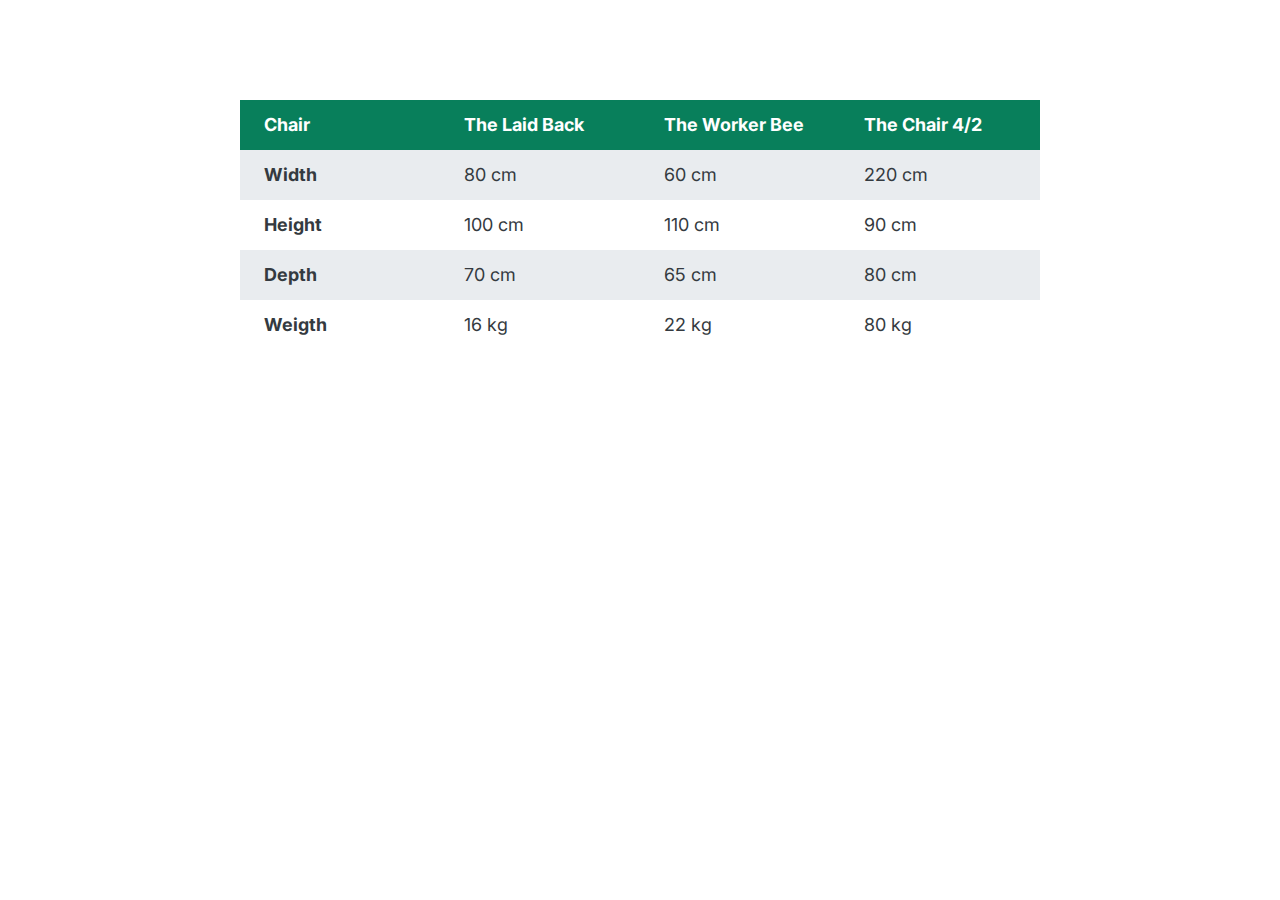
<file: 06-Components/03-table.html>
<!DOCTYPE html>
<html lang="en">
  <head>
    <meta charset="UTF-8" />
    <meta http-equiv="X-UA-Compatible" content="IE=edge" />
    <meta name="viewport" content="width=device-width, initial-scale=1.0" />
    <title>Accordion Component</title>
    <link rel="preconnect" href="https://fonts.googleapis.com" />
    <link rel="preconnect" href="https://fonts.gstatic.com" crossorigin />
    <link
      href="https://fonts.googleapis.com/css2?family=Inter:wght@400;500;700&display=swap"
      rel="stylesheet"
    />
    <style>
      /*
        SPACING SYSTEM (px)
        2 / 4 / 8 / 12 / 16 / 24 / 32 / 48 / 64 / 80 / 96 / 128

        FONT SIZE SYSTEM (px)
        10 / 12 / 14 / 16 / 18 / 20 / 24 / 30 / 36 / 44 / 52 / 62 / 74 / 86 / 98
        */

      /* MAIN COLOR: #087f5b 
        GREY COLOR: #343a40
        */

      * {
        margin: 0;
        padding: 0;
        box-sizing: border-box;
      }

      /* ------------------------ */
      /* GENERAL STYLES */
      /* ------------------------ */
      body {
        font-family: "Inter", sans-serif;
        color: #343a40;
        line-height: 1;
        display: flex;
        justify-content: center;
      }

      table {
          width: 800px;
          margin-top: 100px;
          font-size: 18px;
          /* border: 1px solid #343a40; */
          border-collapse: collapse;
      }

      th, td {
          /* border: 1px solid; */
          padding: 16px 24px;
          text-align: left;
      }

      thead th {
          background-color: #087f5b;
          color: #fff;
          width: 25%;
      }

      tbody tr:nth-child(odd) {
          background-color: #f8f9fa;
      }

      tbody tr:nth-child(odd) {
          background-color: #e9ecef;
      }

    </style>
  </head>
  <body>
    <table>
      <thead>
        <tr>
          <th>Chair</th>
          <th>The Laid Back</th>
          <th>The Worker Bee</th>
          <th>The Chair 4/2</th>
        </tr>
      </thead>
      <tbody>
        <tr>
          <th>Width</th>
          <td>80 cm</td>
          <td>60 cm</td>
          <td>220 cm</td>
        </tr>
        <tr>
            <th>Height</th>
            <td>100 cm</td>
            <td>110 cm</td>
            <td>90 cm</td>
          </tr>
        <tr>
          <th>Depth</th>
          <td>70 cm</td>
          <td>65 cm</td>
          <td>80 cm</td>
        </tr>
        <tr>
          <th>Weigth</th>
          <td>16 kg</td>
          <td>22 kg</td>
          <td>80 kg</td>
        </tr>
      </tbody>
    </table>
  </body>
</html>
</file>
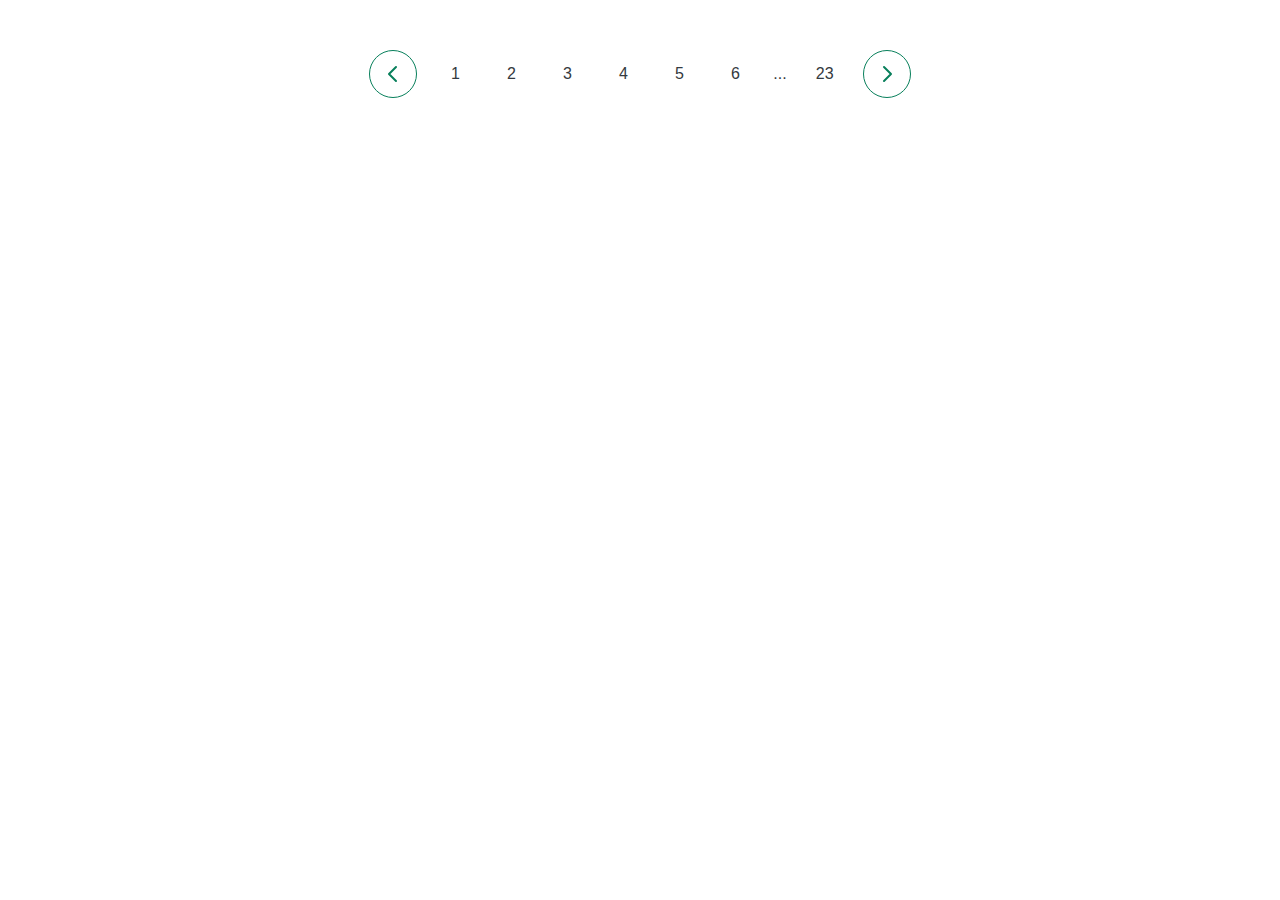
<file: 06-Components/04-pagination.html>
<!DOCTYPE html>
<html lang="en">
  <head>
    <meta charset="UTF-8" />
    <meta http-equiv="X-UA-Compatible" content="IE=edge" />
    <meta name="viewport" content="width=device-width, initial-scale=1.0" />
    <title>Challenge</title>

    <style>
      /* MAIN COLOR: #087f5b 
        GREY COLOR: #343a40 */

      * {
        box-sizing: border-box;
        padding: 0;
        margin: 0;
      }

      body {
        font-family: "Inter", sans-serif;
        color: #343a40;
        line-height: 1;
      }

      .component {
        display: flex;
        justify-content: center;
        margin-top: 50px;
        gap: 20px;
        display: flex;
        align-items: center;
      }

      section a:link,
      section a:visited  {
        text-decoration: none;
        width: 36px;
        height: 36px;
        display: flex;
        align-items: center;
        justify-content: center;
        color: #343a40;
      }

      section a:hover,
      section a:active {
        text-decoration: none;
        border-radius: 50%;
        background-color: #087f5b;
        color: #fff;
      }

      .btn {
        width: 48px;
        height: 48px;
        border-radius: 50%;
        background-color: #fff;
        border: 1px solid #087f5b;
        cursor: pointer;
        display: flex;
        align-items: center;
        justify-content: center;
      }

      .icon {
        width: 24px;
        height: 24px;
        stroke: #087f5b;
      }
      
      .btn:hover {
        background-color: #087f5b;
      }

      .btn:hover .icon {
        stroke: #fff;
      }

    </style>
  </head>
  <body>
    <section class="component">
      <button class="btn">
        <svg
          xmlns="http://www.w3.org/2000/svg"
          class="icon"
          fill="none"
          viewBox="0 0 24 24"
          stroke="currentColor"
        >
          <path
            stroke-linecap="round"
            stroke-linejoin="round"
            stroke-width="2"
            d="M15 19l-7-7 7-7"
          />
        </svg>
      </button>
      <a href="#">1</a>
      <a href="#">2</a>
      <a href="#">3</a>
      <a href="#">4</a>
      <a href="#">5</a>
      <a href="#">6</a>
      <span href="#">...</span>
      <a href="#">23</a>
      <button class="btn">
        <svg
          xmlns="http://www.w3.org/2000/svg"
          class="icon"
          fill="none"
          viewBox="icon"
          stroke="currentColor"
        >
          <path
            stroke-linecap="round"
            stroke-linejoin="round"
            stroke-width="2"
            d="M9 5l7 7-7 7"
          />
        </svg>
      </button>
    </section>
  </body>
</html>
</file>
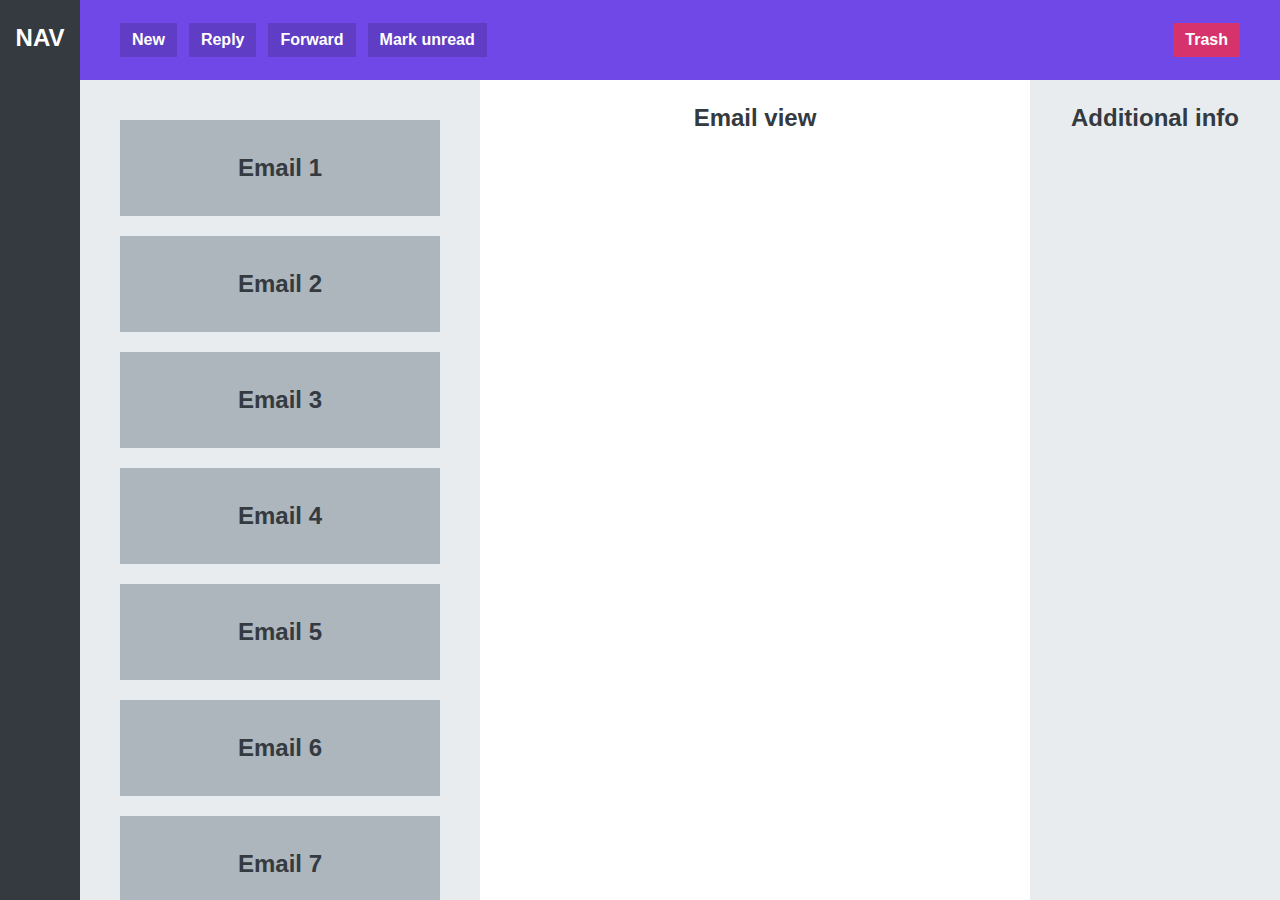
<file: 06-Components/06-app-layout.html>
<!DOCTYPE html>
<html lang="en">
  <head>
    <meta charset="UTF-8" />
    <meta http-equiv="X-UA-Compatible" content="IE=edge" />
    <meta name="viewport" content="width=device-width, initial-scale=1.0" />
    <title>App layout</title>

    <style>
      * {
        box-sizing: border-box;
        padding: 0;
        margin: 0;
      }

      body {
        font-family: sans-serif;
        color: #343a40;
        font-size: 24px;
        height: 100vh;
        text-align: center;
        font-weight: bold;

        display: grid;
        grid-template-columns: 80px 400px 1fr 250px;
        grid-template-rows: 80px 1fr;
      }

      nav,
      section,
      main,
      aside {
        padding-top: 24px;
      }

      nav {
        background-color: #343a40;
        color: white;
        grid-row: 1/-1;
      }

      menu {
        background-color: #7048e8;
        grid-column: 2/-1;
        display: flex;
        align-items: center;
        gap: 12px;
        padding: 0 40px;
        justify-content: space-between;
      }

      button {
        display: inline-block;
        font-size: 16px;
        font-weight: bold;
        background-color: #5f3dc4;
        border: none;
        cursor: pointer;
        color: #fff;
        padding: 8px 12px;
      }

      button:last-child {
        background-color: #d6336c;
        margin-left: auto;
      }

      section {
        background-color: #e9ecef;
        padding: 40px;
        display: flex;
        flex-direction: column;
        gap: 20px;
        overflow: scroll;
      }

      .email {
        background-color: #adb5bd;
        height: 96px;
        
        display: flex;
        align-items: center;
        justify-content: center;
        flex-shrink: 0;
      }

      aside {
        background-color: #e9ecef;
      }
    </style>
  </head>

  <body>
    <nav>NAV</nav>
    <menu>
      <button>New</button>
      <button>Reply</button>
      <button>Forward</button>
      <button>Mark unread</button>
      <button>Trash</button>
    </menu>
    <section>
      <div class="email">Email 1</div>
      <div class="email">Email 2</div>
      <div class="email">Email 3</div>
      <div class="email">Email 4</div>
      <div class="email">Email 5</div>
      <div class="email">Email 6</div>
      <div class="email">Email 7</div>
      <div class="email">Email 8</div>
      <div class="email">Email 9</div>
      <div class="email">Email 10</div>
    </section>
    <main>Email view</main>
    <aside>Additional info</aside>
  </body>
</html>
</file>
<file: 04-CSS-Layouts/style.css>
* {
  /* border-top: 10px solid #1098ad; */
  margin: 0;
  padding: 0;
  box-sizing: border-box;
}

/* PAGE SECTIONS */
body {
  color: #444;
  font-family: sans-serif;

  border-top: 10px solid #1098ad;
  position: relative;
}

.container {
  width: 1200px;
  /* margin-left: auto;
  margin-right: auto; */
  margin: 0 auto;
}

.main-header {
  background-color: #f7f7f7;
  /* padding: 20px;
  padding-left: 40px;
  padding-right: 40px; */
  padding: 20px 40px;
  /* margin-bottom: 60px; */
  /* height: 80px; */
}

nav {
  font-size: 18px;
  /* text-align: center; */
}

article {
  /* margin-bottom: 60px; */
}

.post-header {
  margin-bottom: 40px;
  /* position: relative; */
}

aside {
  background-color: #f7f7f7;
  border-top: 5px solid #1098ad;
  border-bottom: 5px solid #1098ad;
  padding: 50px 40px;
}

/* SMALLER ELEMENTS */
h1,
h2,
h3 {
  color: #1098ad;
}

h1 {
  font-size: 26px;
  text-transform: uppercase;
  font-style: italic;
}

h2 {
  font-size: 40px;
  margin-bottom: 30px;
}

h3 {
  font-size: 30px;
  margin-bottom: 20px;
  margin-top: 40px;
}

h4 {
  font-size: 20px;
  text-transform: uppercase;
  text-align: center;
  margin-bottom: 30px;
}

p {
  font-size: 22px;
  line-height: 1.5;
  margin-bottom: 15px;
}

ul,
ol {
  margin-left: 50px;
  margin-bottom: 20px;
}

li {
  font-size: 20px;
  margin-bottom: 10px;
  /* display: inline; */
}

li:last-child {
  margin-bottom: 0;
}

/* footer p {
  font-size: 16px;
} */

/* article header p {
  font-style: italic;
} */

#author {
  font-style: italic;
  font-size: 18px;
}

#copyright {
  font-size: 16px;
}

.related-author {
  font-size: 18px;
  font-weight: bold;
}

/* ul {
  list-style: none;
} */

.related {
  list-style: none;
  margin: 0;
}

body {
  /* background-color: orangered; */
}

/* .first-li {
  font-weight: bold;
} */

li:first-child {
  font-weight: bold;
}

li:last-child {
  font-style: italic;
}

li:nth-child(even) {
  /* color: red; */
}

/* Misconception: this won't work! */
article p:first-child {
  color: red;
}

/* Styling links */
a:link {
  color: #1098ad;
  text-decoration: none;
}

a:visited {
  /* color: #777; */
  color: #1098ad;
}

a:hover {
  color: orangered;
  font-weight: bold;
  text-decoration: underline orangered;
}

a:active {
  background-color: black;
  font-style: italic;
}
/* LVHA */

.post-img {
  width: 100%;
  height: auto;
}

nav a:link {
  /* background-color: orangered;
  margin: 20px;
  padding: 20px;

  display: block; */

  margin-right: 30px;
  display: inline-block;
}

nav a:link:last-child {
  margin-right: 0;
}

button {
  font-size: 22px;
  padding: 20px;
  cursor: pointer;

  position: absolute;
  /* top: 50px;
  left: 50px; */
  bottom: 50px;
  right: 50px;
}

h1::first-letter {
  font-style: normal;
  margin-right: 5px;
}

h3 + p::first-line {
  /* color: red; */
}

h2 {
  /* background-color: orange; */
  position: relative;
}

h2::before {
  content: "TOP";
  background-color: #ffe70e;
  color: #444;
  font-size: 16px;
  font-weight: bold;
  display: inline-block;
  padding: 5px 10px;
  position: absolute;
  top: -10px;
  right: -25px;
}

/* Resolving conflicts */
/* #copyright {
  color: red;
}

.copyright {
  color: blue;
}

.text {
  color: yellow;
}

footer p {
  color: green !important;
} */

/* nav a:link,
nav p {
  font-size: 18px;
} */

/* FLOATS */
/* .author-image {
  float: left;
  margin-bottom: 20px;
}

.author {
  margin-top: 10px;
  float: left;
  margin-left: 20px;
}

h1 {
  float: left;
}

nav {
  float: right;
}

.clearfix::after {
  clear: both;
  content: "";
  display: block;
}

article {
  width: 825px;
  float: left;
}

aside {
  width: 300px;
  float: right;
}

footer {
  clear: both;
} */

/* FLEXBOX */

.main-header {
  display: flex;
  align-items: center;
  justify-content: space-between;
}

.author-box {
  display: flex;
  align-items: center;
  margin-bottom: 15px;
}

.author {
  margin: 0 0 0 15px;
}

.related-post {
  display: flex;
  align-items: center;
  gap: 20px;
  margin-bottom: 30px;
}

.related-link:link {
  font-size: 17px;
  font-weight: bold;
  font-style: normal;
  margin-bottom: 5px;
  display: block;
}

.related-author {
  margin-bottom: 0;
  font-size: 14px;
  font-weight: normal;
  font-style: italic;
}

/* .row {
  display: flex;
  align-items: flex-start;
  gap: 75px;
  margin-bottom: 60px;
}

article {
  flex: 1;
  margin-bottom: 0;
}

aside {
  flex: 0 0 300px;
} */

/* GRID */
.container {
    display: grid;
    grid-template-columns: 1fr 300px;
    column-gap: 75px;
    row-gap: 60px;
    align-items: start;
}

.main-header {
  grid-column: 2 span;
}

footer {
  grid-column: 2 span;
}
</file>
<file: 05-Design/style.css>
/*
SPACING SYSTEM (px)
2 / 4 / 8 / 12 / 16 / 24 / 32 / 48 / 64 / 80 / 96 / 128

FONT SIZE SYSTEM (px)
10 / 12 / 14 / 16 / 18 / 20 / 24 / 30 / 36 / 44 / 52 / 62 / 74 / 86 / 98
*/

/* MAIN COLOR: #087f5b 
GREY COLOR: #343a40
*/



* {
  margin: 0;
  padding: 0;
  box-sizing: border-box;
}

/* ------------------------ */
/* GENERAL STYLES */
/* ------------------------ */
body {
  font-family: 'Inter', sans-serif;
  color: #343a40;
  border-bottom: 8px solid #087f5b;
}

.container {
  width: 960px;
  margin: 0 auto;
}

header,
section {
  margin-bottom: 96px;
}

h2 {
  margin-bottom: 48px;
  font-size: 36px;
  letter-spacing: -0.5px;
}

.grid-3-cols {
  display: grid;
  grid-template-columns: repeat(3, 1fr);
  column-gap: 80px;
}

.btn:link,
.btn:visited {
  background-color: #087f5b;
  color: #fff;
  text-decoration: none;
  text-transform: uppercase;
  display: inline-block;
  font-weight: 500;
  border-radius: 100px;
}

.btn:hover, 
.btn:active {
  background-color: #099268;
}

.btn--big {
  font-size: 18px;
  padding: 16px 32px;
}

.btn--small {
  font-size: 14px;
  padding: 8px 12px;
}

img {
  border-radius: 12px;
}

/* ------------------------ */
/* COMPONENT STYLES */
/* ------------------------ */

/* HEADER */
header {
  display: grid;
  grid-template-columns: repeat(2, 1fr);
  column-gap: 80px;
  margin-top: 64px;
}

.header-text-box {
  align-self: center;
}

h1 {
  margin-bottom: 32px;
  font-size: 44px;
  line-height: 1.1;
  letter-spacing: -1px;
}

.header-text {
  margin-bottom: 24px;
  font-size: 18px;
  line-height: 1.7;
}

img {
  width: 100%;
}

/* FEATURES */
.features-icon {
  stroke: #087f5b;
  width: 32px;
  height: 32px;
  margin-bottom: 24px;
}

.features-title {
  margin-bottom: 16px;
  font-size: 20px;
}

.features-text {
  font-size: 18px;
  line-height: 1.7;
}

/* TESTIMONIAL */
.testimonial-section {
  background-color: #087f5b;
  color: #fff;
  padding: 24px;
  border-radius: 12px;
}

.testimonial-box {
  grid-column: 2 / -1;
  align-self: center;
}

.testimonial-box h2 {
  margin-bottom: 24px;
  font-size: 24px;
}

.testimonial-text {
  font-style: italic;
  margin-bottom: 24px;
  font-size: 18px;
  line-height: 1.7;
  color: #e6fcf5;
}

.testiomonial-author {
  color: #c3fae8;
}

/* CHAIRS */
.chair {
  box-shadow: 0 20px 30px 0px rgba(0, 0, 0, 0.07);
  border-radius: 12px;
}  

.chair img {
  border-radius: 12px 12px 0 0;
}

.chair-box {
  padding: 32px;
}

h3 {
  margin-bottom: 24px;
  font-size: 20px;
}

.chair-details {
  list-style: none;
  margin-bottom: 48px;
}

.chair-details li {
  display: flex;
  align-items: center;
  gap: 12px;
  margin-bottom: 16px;
}

.chair-details li:last-child {
  margin-bottom: 0;
}

.chair-icon {
  stroke: #087f5b;
  width: 24px;
  height: 24px;
}

.chair-price {
  display: flex;
  justify-content: space-between;
  font-size: 20px;
  align-items: center;
}

footer {
  margin-bottom: 48px;
  font-size: 14px;
  color: #495057;
}
</file>
